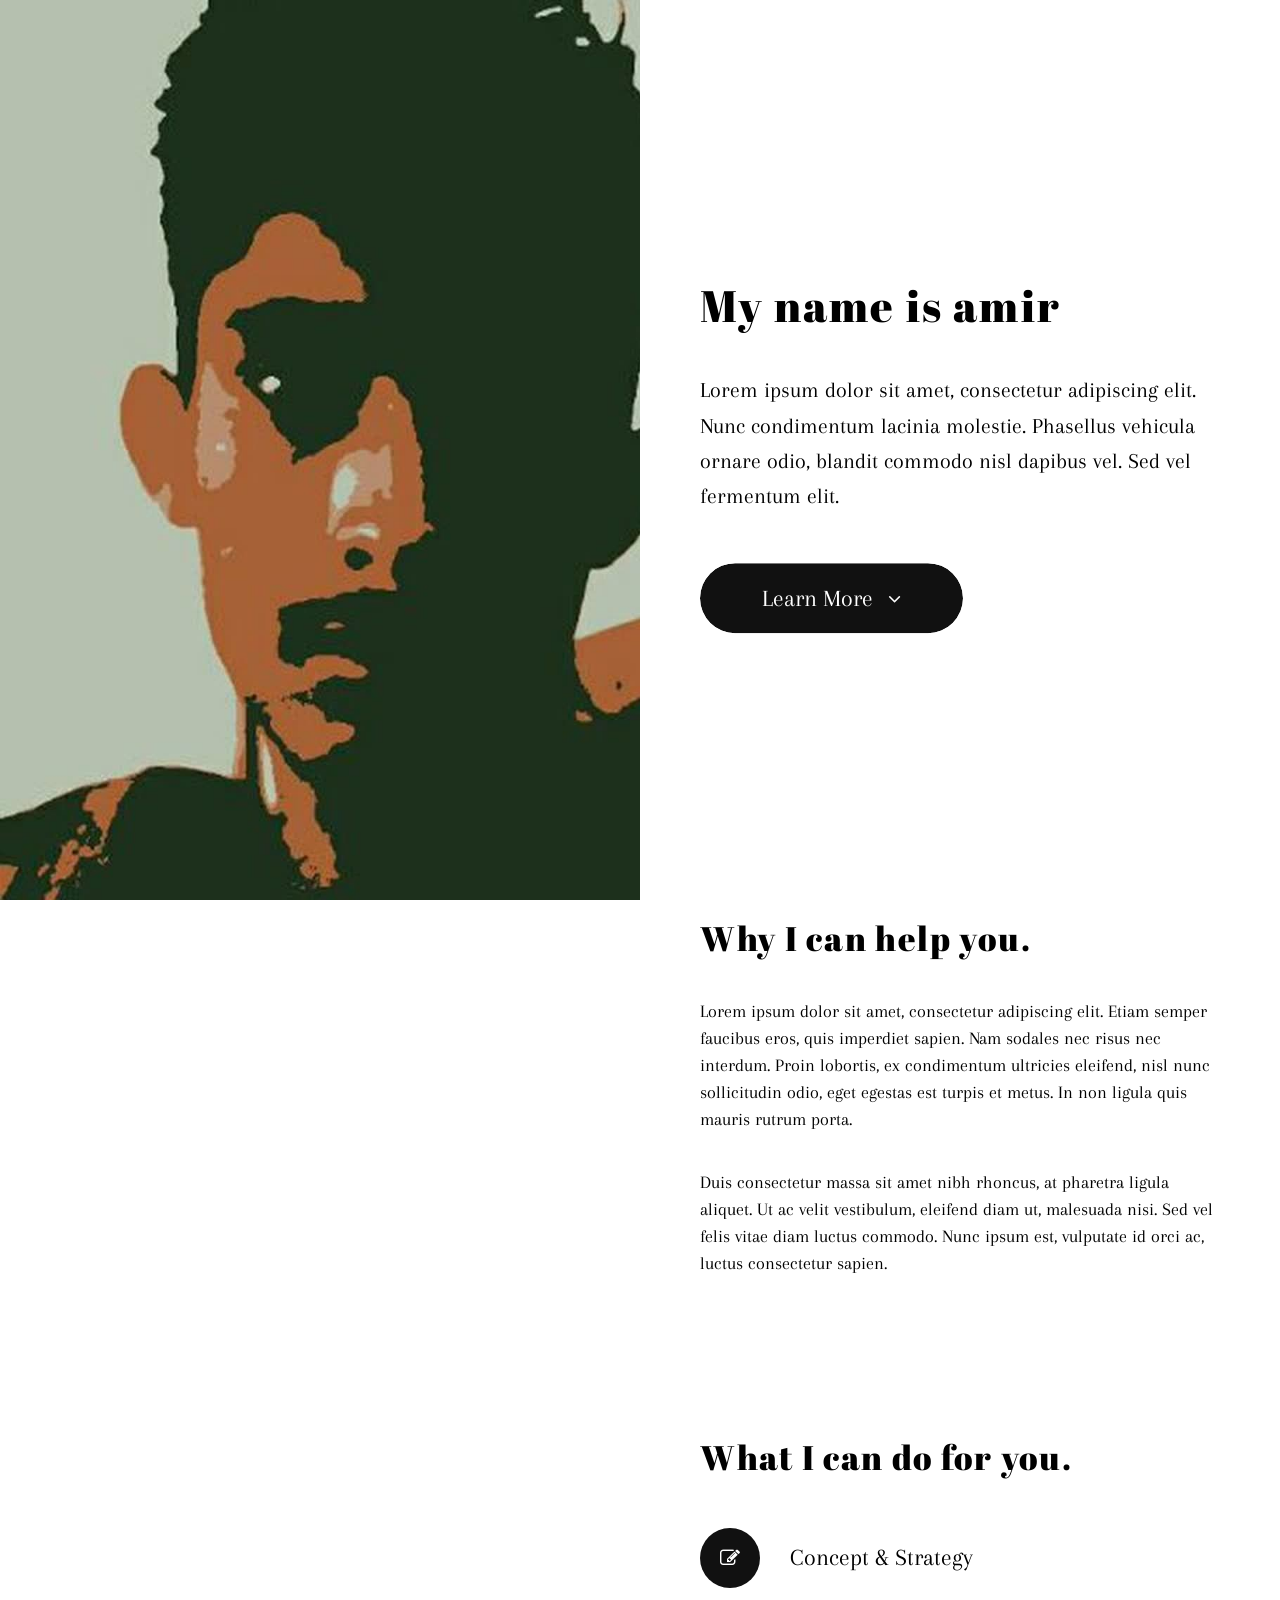
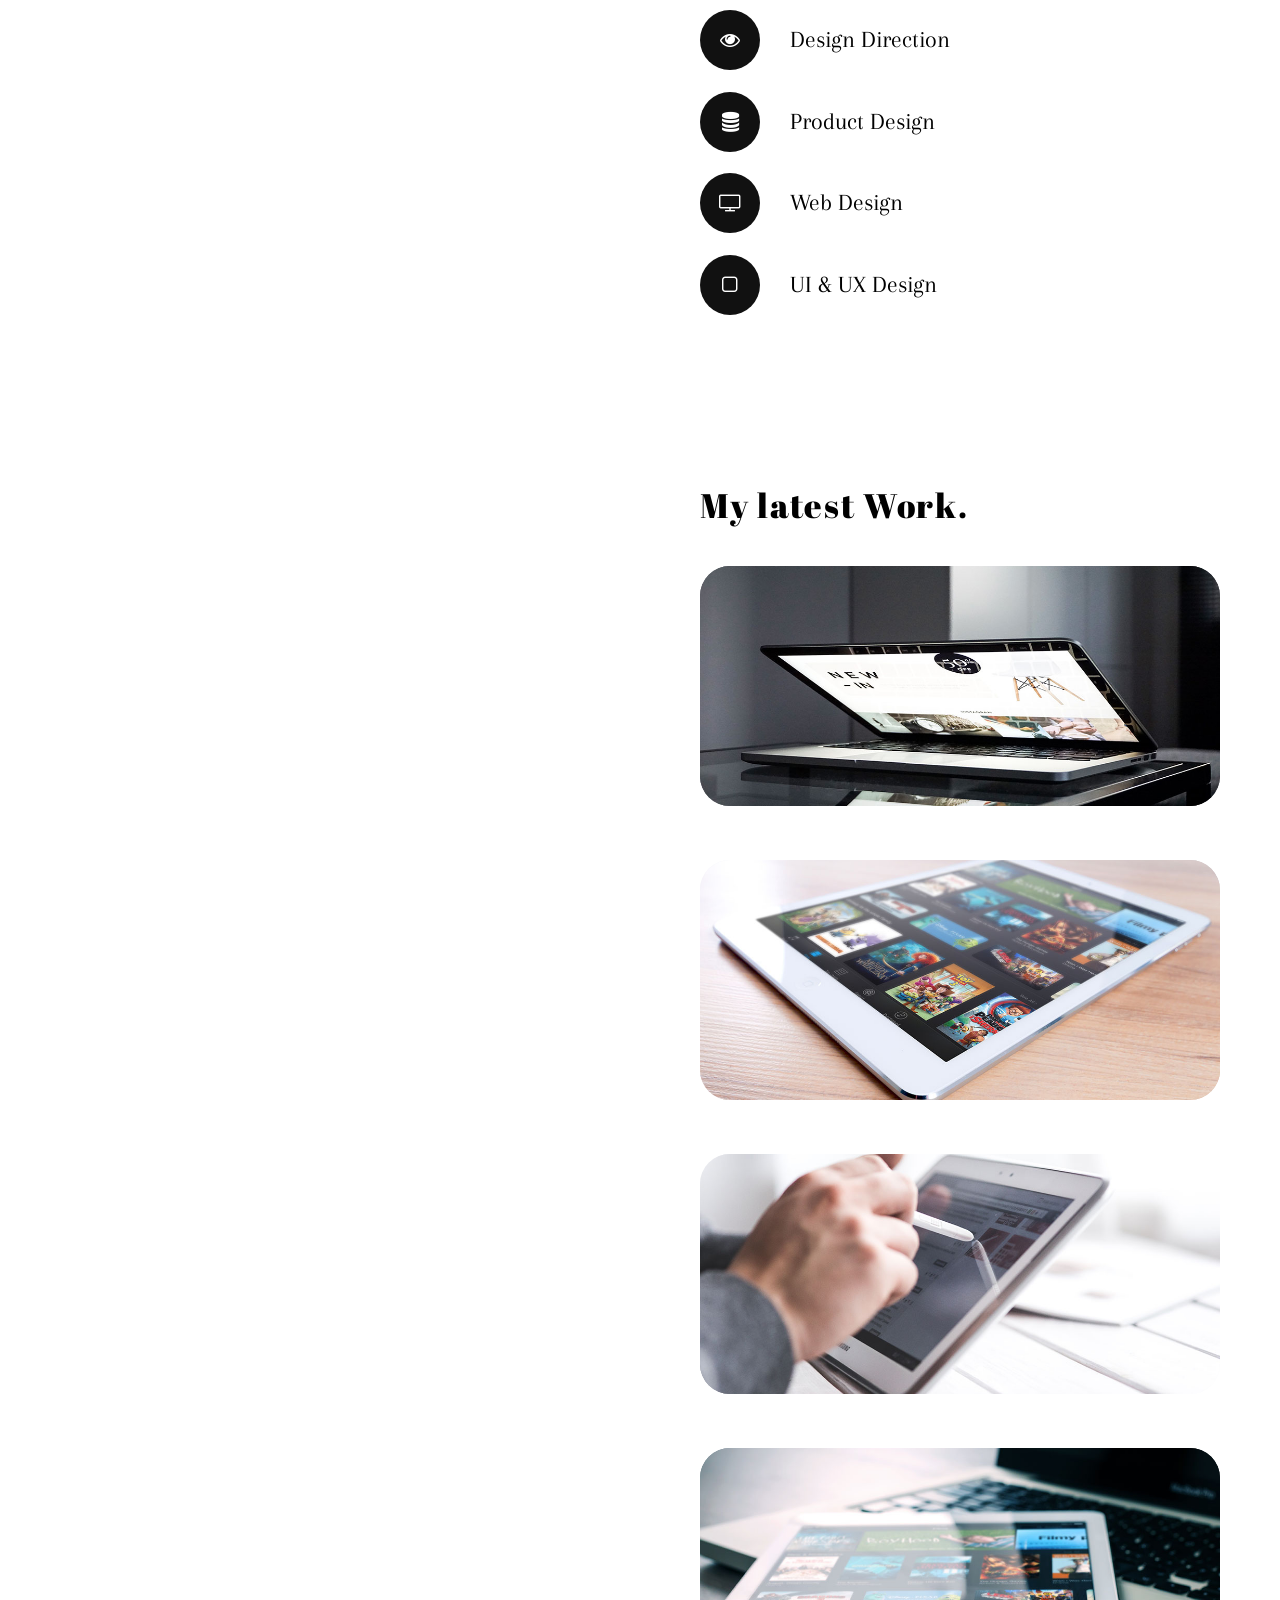
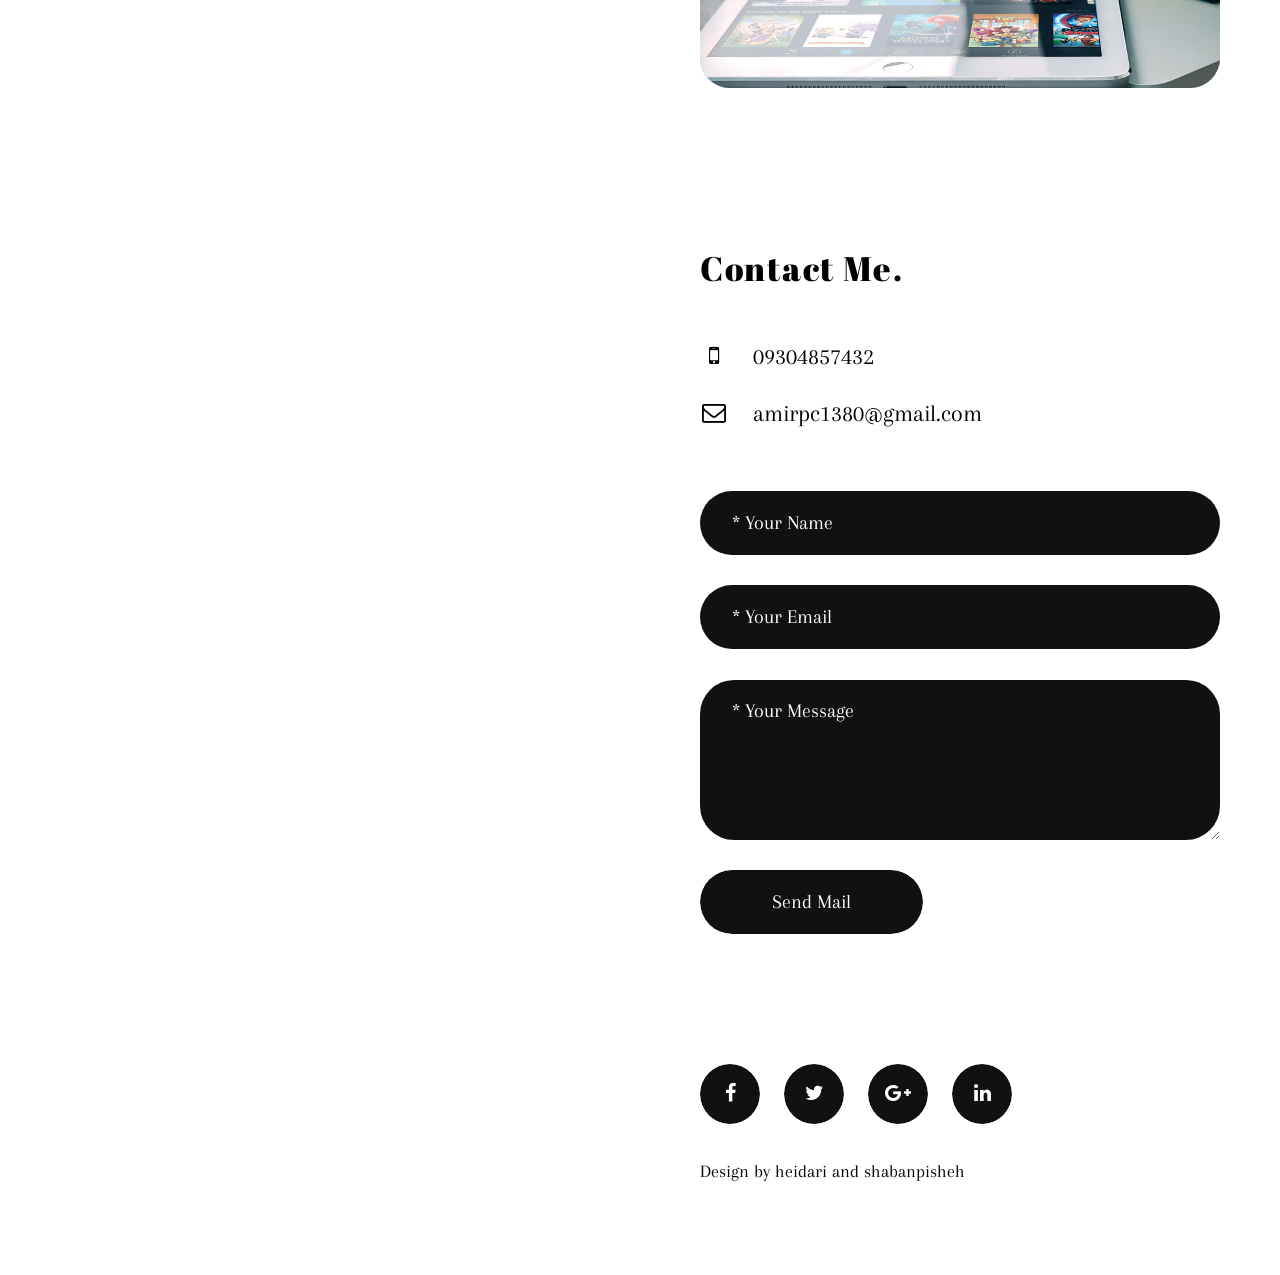
<file: index.html>
<!doctype html>

<html lang="en">


<head>

    <meta charset="utf-8">
    <meta name="robots" content="noodp">
    <meta name="viewport" content="width=device-width, initial-scale=1, maximum-scale=1, user-scalable=no">

    <title>Heidari And Shabanpishe</title>

    <link rel="shortcut icon" href="assets/img/favicon.png">

    <link href="https://fonts.googleapis.com/css?family=Abril+Fatface%7CArapey&amp;subset=latin-ext" rel="stylesheet">

    <link rel="stylesheet" type="text/css" href="assets/css/plugins.css">
    <link rel="stylesheet" type="text/css" href="assets/css/main.css">


</head>


<body>
    <div class="preloader">

        <div class="spinner"></div>

    </div>

    <div class="image-container">

        <div class="background-img"></div>

    </div>

    <div class="content-area">

        <div class="content-area-inner">

            <section id="intro">


                <div class="container-mid">



                    <div class="animation-container animation-fade-down" data-animation-delay="0">

                        <h1>My name is amir</h1>

                    </div>

                    <div class="animation-container animation-fade-left" data-animation-delay="300">

                        <p class="subline">Lorem ipsum dolor sit amet, consectetur adipiscing elit. Nunc condimentum
                            lacinia molestie. Phasellus vehicula ornare odio, blandit commodo nisl dapibus vel. Sed vel
                            fermentum elit.</p>

                    </div>

                    <div class="animation-container animation-fade-up" data-animation-delay="600">

                        <a href="#about" class="smooth-scroll">Learn More<i class="fa fa-angle-down"
                                aria-hidden="true"></i></a>

                    </div>


                </div>


            </section>

            <section id="about">


                <h3 class="headline scroll-animated-from-right">Why I can help you.</h3>

                <p class="scroll-animated-from-right">Lorem ipsum dolor sit amet, consectetur adipiscing elit. Etiam
                    semper faucibus eros, quis imperdiet sapien. Nam sodales nec risus nec interdum. Proin lobortis, ex
                    condimentum ultricies eleifend, nisl nunc sollicitudin odio, eget egestas est turpis et metus. In
                    non ligula quis mauris rutrum porta.</p>

                <p class="scroll-animated-from-right">Duis consectetur massa sit amet nibh rhoncus, at pharetra ligula
                    aliquet. Ut ac velit vestibulum, eleifend diam ut, malesuada nisi. Sed vel felis vitae diam luctus
                    commodo. Nunc ipsum est, vulputate id orci ac, luctus consectetur sapien.</p>


            </section>


            <section id="service">


                <h3 class="headline scroll-animated-from-right">What I can do for you.</h3>


                <ul class="services-list">


                    <li class="scroll-animated-from-right"><i class="fa fa-pencil-square-o"
                            aria-hidden="true"></i>Concept & Strategy</li>
                    <li class="scroll-animated-from-right"><i class="fa fa-eye" aria-hidden="true"></i>Design Direction
                    </li>
                    <li class="scroll-animated-from-right"><i class="fa fa-database" aria-hidden="true"></i>Product
                        Design</li>
                    <li class="scroll-animated-from-right"><i class="fa fa-television" aria-hidden="true"></i>Web Design
                    </li>
                    <li class="scroll-animated-from-right"><i class="fa fa-square-o" aria-hidden="true"></i>UI & UX
                        Design</li>


                </ul>


            </section>

            <section id="work">


                <h3 class="headline scroll-animated-from-right">My latest Work.</h3>


                <div class="showcase">

                    <div class="item scroll-animated-from-right">

                        <a href="#" data-featherlight="#item-1-lightbox">


                            <div class="info">


                                <div class="container-mid">

                                    <h5>Fashion Inc.</h5>
                                    <p>Web Design</p>

                                </div>


                            </div>


                            <div class="background-image" style="background-image: url(assets/img/work/item-1.jpg)">
                            </div>


                        </a>

                        <div id="item-1-lightbox" class="work-lightbox">


                            <img class="img-responsive" src="assets/img/work/item-1.jpg" alt="image">

                            <h3>Fashion Inc.</h3>
                            <p class="subline">Web Design</p>

                            <p>Lorem ipsum dolor sit amet, consectetur adipiscing elit. Etiam semper faucibus eros, quis
                                imperdiet sapien. Nam sodales nec risus nec interdum. Proin lobortis, ex condimentum
                                ultricies eleifend, nisl nunc sollicitudin odio, eget egestas est turpis et metus. In
                                non ligula quis mauris rutrum porta.</p>


                        </div>


                    </div>

                    <div class="item scroll-animated-from-right">


                        <a href="#" data-featherlight="#item-2-lightbox">


                            <div class="info">


                                <div class="container-mid">

                                    <h5>Asimov 71</h5>
                                    <p>Product Design</p>

                                </div>


                            </div>



                            <div class="background-image" style="background-image: url(assets/img/work/item-2.jpg)">
                            </div>


                        </a>

                        <div id="item-2-lightbox" class="work-lightbox">


                            <img class="img-responsive" src="assets/img/work/item-2.jpg" alt="image">

                            <h3>Asimov 71</h3>
                            <p class="subline">Product Design</p>

                            <p>Lorem ipsum dolor sit amet, consectetur adipiscing elit. Etiam semper faucibus eros, quis
                                imperdiet sapien. Nam sodales nec risus nec interdum. Proin lobortis, ex condimentum
                                ultricies eleifend, nisl nunc sollicitudin odio, eget egestas est turpis et metus. In
                                non ligula quis mauris rutrum porta.</p>


                        </div>


                    </div>

                    <div class="item scroll-animated-from-right">


                        <a href="#" data-featherlight="#item-3-lightbox">


                            <div class="info">


                                <div class="container-mid">

                                    <h5>Hardley &amp; Sons</h5>
                                    <p>Design Direction</p>

                                </div>


                            </div>

                            <div class="background-image" style="background-image: url(assets/img/work/item-3.jpg)">
                            </div>


                        </a>

                        <div id="item-3-lightbox" class="work-lightbox">


                            <img class="img-responsive" src="assets/img/work/item-3.jpg" alt="image">

                            <h3>Hardley &amp; Sons</h3>
                            <p class="subline">Design Direction</p>

                            <p>Lorem ipsum dolor sit amet, consectetur adipiscing elit. Etiam semper faucibus eros, quis
                                imperdiet sapien. Nam sodales nec risus nec interdum. Proin lobortis, ex condimentum
                                ultricies eleifend, nisl nunc sollicitudin odio, eget egestas est turpis et metus. In
                                non ligula quis mauris rutrum porta.</p>


                        </div>


                    </div>

                    <div class="item scroll-animated-from-right">



                        <a href="#" data-featherlight="#item-4-lightbox">



                            <div class="info">



                                <div class="container-mid">

                                    <h5>Starnation</h5>
                                    <p>UI/UX DESIGN</p>

                                </div>



                            </div>


                            <div class="background-image" style="background-image: url(assets/img/work/item-4.jpg)">
                            </div>


                        </a>

                        <div id="item-4-lightbox" class="work-lightbox">


                            <img class="img-responsive" src="assets/img/work/item-4.jpg" alt="image">

                            <h3>Starnation</h3>
                            <p class="subline">UI/UX DESIGN</p>

                            <p>Lorem ipsum dolor sit amet, consectetur adipiscing elit. Etiam semper faucibus eros, quis
                                imperdiet sapien. Nam sodales nec risus nec interdum. Proin lobortis, ex condimentum
                                ultricies eleifend, nisl nunc sollicitudin odio, eget egestas est turpis et metus. In
                                non ligula quis mauris rutrum porta.</p>


                        </div>


                    </div>


                </div>


            </section>

            <section id="contact">


                <h3 class="headline scroll-animated-from-right">Contact Me.</h3>


                <ul class="contact-list">

                    <li class="scroll-animated-from-right"><i class="fa fa-mobile" aria-hidden="true"></i>09304857432
                    </li>
                    <li class="scroll-animated-from-right"><i class="fa fa-envelope-o"
                            aria-hidden="true"></i>amirpc1380@gmail.com</li>

                </ul>

                <form id="contact-form" action="assets/php/contact.php" method="post">


                    <input id="contact-form-name" type="text" name="name"
                        class="form-control scroll-animated-from-right" placeholder="* Your Name">

                    <input id="contact-form-email" type="text" name="email"
                        class="form-control scroll-animated-from-right" placeholder="* Your Email">

                    <div class="fhp-input"><input id="contact-form-company" type="text" name="company"
                            class="form-control"></div>

                    <textarea id="contact-form-message" name="message" class="form-control scroll-animated-from-right"
                        placeholder="* Your Message"></textarea>

                    <button type="submit" class="form-control scroll-animated-from-right">Send Mail</button>

                    <div class="success-message">* The Email was Sent Successfully!</div>


                </form>



            </section>

            <section id="footer">



                <ul class="social-icons scroll-animated-from-right">


                    <li><a href="#"><i class="fa fa-facebook" aria-hidden="true"></i></a></li>
                    <li><a href="#"><i class="fa fa-twitter" aria-hidden="true"></i></a></li>
                    <li><a href="#"><i class="fa fa-google-plus" aria-hidden="true"></i></a></li>
                    <li><a href="#"><i class="fa fa-linkedin" aria-hidden="true"></i></a></li>


                </ul>



                <p class="scroll-animated-from-right">Design by heidari and shabanpisheh</p>


            </section>



        </div>



    </div>

    <script type="text/javascript" src="assets/js/plugins.js"></script>
    <script type="text/javascript" src="assets/js/main.js"></script>
    
</body>


</html>
</file>
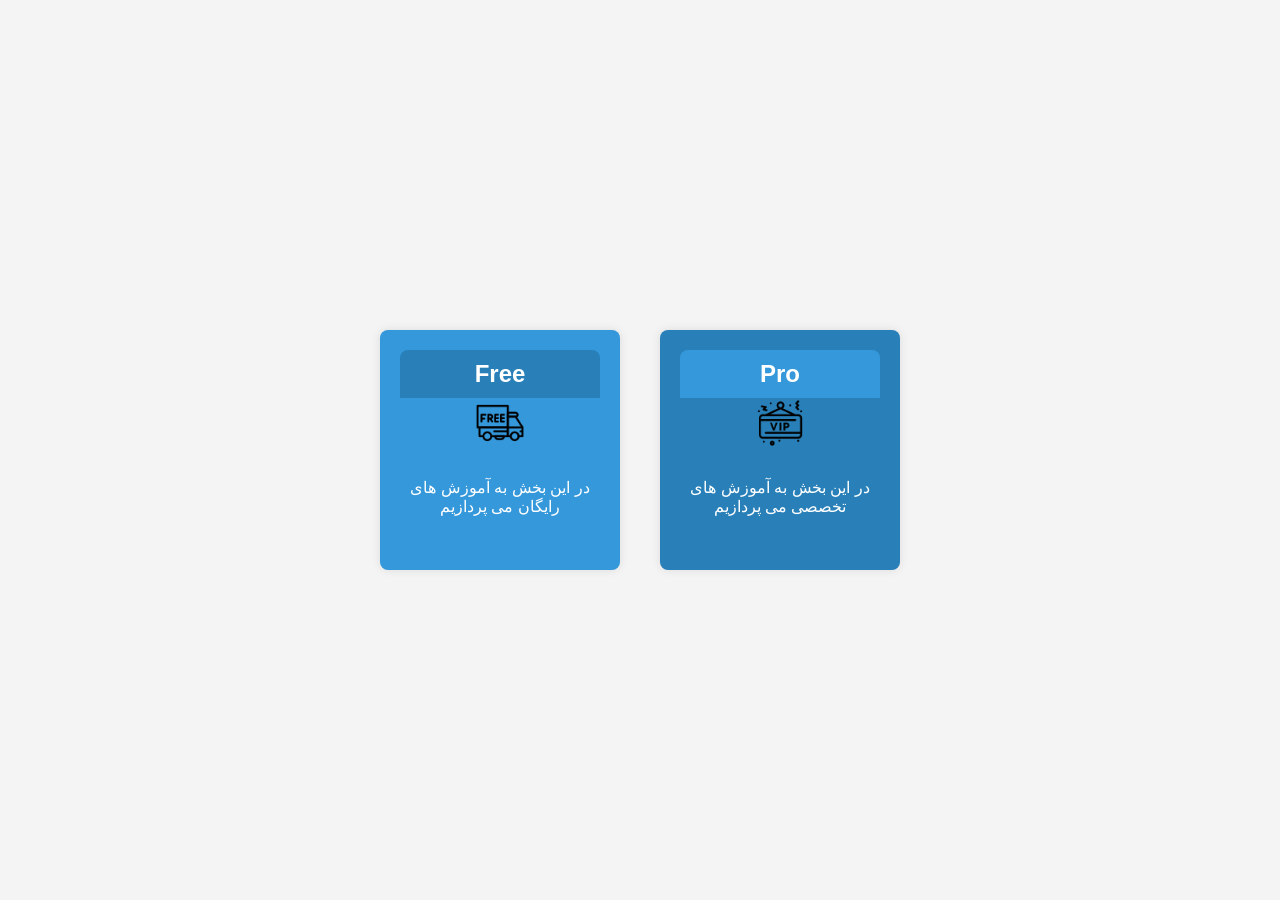
<file: index2.html>
<!DOCTYPE html>
<html>
<head>
    <title>Free and Pro</title>
    <style>
        body {
            font-family: Arial, sans-serif;
            background-color: #f4f4f4;
            display: flex;
            justify-content: center;
            align-items: center;
            height: 100vh;
            margin: 0;
        }

        .section {
            width: 200px;
            height: 200px;
            margin: 20px;
            padding: 20px;
            border-radius: 8px;
            box-shadow: 0 0 10px rgba(0, 0, 0, 0.1);
            text-align: center;
            color: #fff;
        }

        .section h2 {
            margin: 0;
            padding: 10px;
            border-radius: 8px 8px 0 0;
        }

        .section p {
            margin: 0;
            padding: 10px;
        }

        .icon {
            width: 50px; 
            height: auto; 
            display: block;
            margin: 0 auto 20px;
        }

        .free {
            background-color: #3498db;
        }

        .premium {
            background-color: #2980b9;
        }
    </style>
</head>
<body>

    <div class="section free">
        <h2 style="background-color: #2980b9;"> Free </h2>
        <img class="icon" src="assets/img/icons8-free-64.png" alt="Free..." >
        <p>در این بخش به آموزش های  رایگان می پردازیم</p>
    </div>

    <div class="section premium">
        <h2 style="background-color: #3498db;"> Pro </h2>
        <img class="icon" src="assets/img/icons8-vip-64.png" alt="Pro...">
        <p>در این بخش به آموزش های تخصصی می پردازیم</p>
    </div>

</body>
</html>
</file>
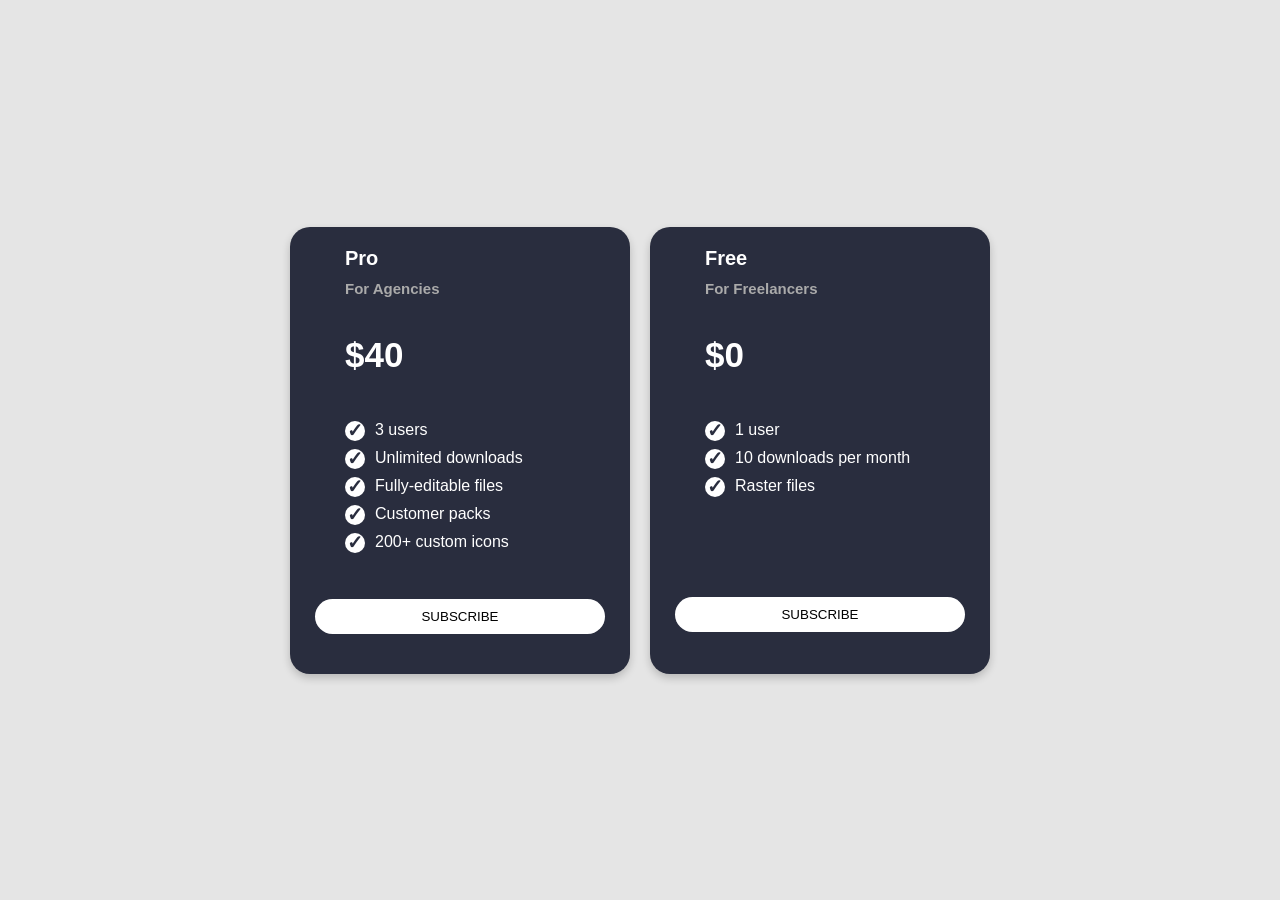
<file: index2completed.html>
<!DOCTYPE html>
<html lang="en">
<head>
<meta charset="UTF-8">
<meta name="viewport" content="width=device-width, initial-scale=1.0">
<title>Pricing Cards</title>
<style>
  body {
    font-family: 'Arial', sans-serif;
    background-color: #e5e5e5;
    display: flex;
    justify-content: center;
    align-items: center;
    height: 100vh;
    margin: 0;
  }
  .card-container {
    display: flex;
    flex-direction: row;
    padding: 10px;
  }
  .card {
    background: #292D3E; /* Card background color */
    color: white;
    margin: 10px;
    padding: 20px;
    border-radius: 20px;
    width: 300px;
    box-shadow: 0 4px 8px 0 rgba(0,0,0,0.2);
    display: flex;
    flex-direction: column;
    text-align: left; /* Left-align all text */
  }
  .card h2, .card h3, .card h4 {
    margin: 0;
    padding: 0 0 10px 35px;
     /* Add padding to left-align with the list items */
  }
  .card h4 {
    font-size: 18px;
    color: #aaa; /* Subtitle color */
    padding-bottom: 20px;
  }
  .card button {
    background-color: white; /* Button background color */
    color: black; /* Button text color */
    border: none;
    padding: 10px;
    width: calc(100% - 10px); /* Adjust width to match padding */
    border-radius: 20px;
    cursor: pointer;
    margin: 20px 5px 20px 5px;
    text-transform: uppercase;
    transition: background-color 0.3s ease;
  }
  .card ul {
    list-style: none;
    padding: 0;
    margin: 0 0 0 35px; /* Adjust left margin to match title padding */
  }
  .card ul li {
    position: relative;
    padding-left: 30px; /* Added padding for the checkmark */
    margin-bottom: 10px; /* Added space between list items */
  }
  .card ul li::before {
    content: '✓'; /* Correct HTML symbol for checkmark */
    color: #292D3E; /* Checkmark color */
    position: absolute;
    left: 0;
    top: 0;
    font-size: 1.2em;
    line-height: 1; /* Adjust line height to center the checkmark vertically */
    background-color: white; /* Background color for checkmark */
    border-radius: 50%; /* Make it round */
    width: 20px; /* Fixed size */
    height: 20px; /* Fixed size */
    display: flex;
    align-items: center;
    justify-content: center;
    font-weight: bold;
  }
  .card h3{
    font-size: 35px;
  }
  .card h4{
    font-size: 15px;
  }
  .card h2{
    font-size: 20px;
  }
</style>
</head>
<body>

<div class="card-container">
  <div class="card">
    <h2>Pro</h2>
    <h4>For Agencies</h4>
    <br>
    <h3>$40</h3>
    <br>
    <br>
    <ul>
      <li>3 users</li>
      <li>Unlimited downloads</li>
      <li>Fully-editable files</li>
      <li>Customer packs</li>
      <li>200+ custom icons</li>
    </ul>
    <br>
    <button>Subscribe</button>
  </div>

  <div class="card">
    <h2>Free</h2>
    <h4>For Freelancers</h4>
    <br>
    <h3>$0</h3>
    <br>
    <br>
    <ul>
      <li>1 user</li>
      <li>10 downloads per month</li>
      <li>Raster files</li>
    </ul>
    <br>
    <br>
    <br>
    <br>
    <button>Subscribe</button>
  </div>
</div>

</body>
</html>
</file>
<file: assets/css/main.css>
/******************************************************************


	------------------------
	-- TABLE OF CONTENTS --
	------------------------
	
	--  01. Basic
	--  02. Preloader
    --  03. Image Container
    --  04. Content Area
    --  05. Content Area --> Intro
    --  06. Content Area --> About
    --  07. Content Area --> Service
    --  08. Content Area --> Work
    --  09. Content Area --> Contact
    --  10. Content Area --> Footer
 
 
 ******************************************************************/




/** 1. Basic
*******************************************************************/

html
{
    font-size: 10px;
}

body
{
    font-family: 'Arapey', serif;
    font-weight: 300;
    font-style: normal;

    color: #000;
    background: #fff;

    -webkit-font-smoothing: antialiased;
}

h1,
h2,
h3,
h4,
h5,
h6
{
    font-family: 'Abril Fatface', cursive;
    font-weight: normal;

    letter-spacing: .05em;

    color: #000;;
}

h1
{
    font-size: 4.4rem;
}

h2
{
    font-size: 3.9rem;
}

h3
{
    font-size: 3.4rem;
}

h4
{
    font-size: 2.9rem;
}

h5
{
    font-size: 2.4rem;
}

h6
{
    font-size: 1.9rem;
}

p
{
    font-size: 1.8rem;
}

a,
a:hover,
a:focus
{
    cursor: pointer;
    -webkit-transition: all 300ms ease;
         -o-transition: all 300ms ease;
            transition: all 300ms ease;
    text-decoration: none;
}

a:hover
{
    color: #111;
}

@media (max-width:600px)
{
    html
    {
        font-size: 8px;
    }
}

@media (max-width:500px)
{
    html
    {
        font-size: 7px;
    }
}



/** 2. Preloader
*******************************************************************/

.preloader
{
    position: fixed;
    z-index: 100000;
    bottom: 0;
    left: 0;

    overflow: hidden;

    width: 100%;
    height: 100%;

    background: #fff;
}

.preloader.hide-preloader
{
    height: 0;
    
    -webkit-transition: .7s ease .3s;
         -o-transition: .7s ease .3s;
            transition: .7s ease .3s;
}

.preloader .spinner
{
    position: absolute;
    top: 50%;
    left: 50%;

    display: block;

    width: 50px;
    height: 50px;
    margin-top: -25px;
    margin-left: -25px;

    -webkit-animation: spinner-pulse .6s infinite ease-in-out;
            animation: spinner-pulse .6s infinite ease-in-out;
    text-align: center;

    opacity: 1;
    border-radius: 100%;
    background-color: #111;
}

.preloader.hide-preloader .spinner
{
    opacity: 0;
    
    -webkit-transition: .3s ease;
         -o-transition: .3s ease;
            transition: .3s ease;
}

@-webkit-keyframes spinner-pulse
{
    0%
    {
        -webkit-transform: scale(0);
    }
    100%
    {
        -webkit-transform: scale(1.0);

        opacity: 0;
    }
}

@keyframes spinner-pulse
{
    0%
    {
        -webkit-transform: scale(0);
                transform: scale(0);
    }
    100%
    {
        -webkit-transform: scale(1.0);
                transform: scale(1.0);

        opacity: 0;
    }
}



/** 3. Image Container
*******************************************************************/

.image-container
{
    position: fixed;
    z-index: 10;
    top: 0;
    left: 0;

    width: 50%;
    height: 100%;
}

.image-container .background-img
{
    position: absolute;
    z-index: 1;
    top: 0;
    left: 0;

    width: 100%;
    height: 100%;

    -webkit-transition: opacity 1s ease;
         -o-transition: opacity 1s ease;
            transition: opacity 1s ease;

    background: url(../img/background.jpg);
    background-repeat: no-repeat;
    background-size: cover;
}

@media (max-width:1200px)
{
    .image-container
    {
        position: relative;
        z-index: 10;
        top: 0;
        left: 0;

        width: 100%;
        height: 100vh;
    }
}



/** 4. Content Area
*******************************************************************/

.content-area
{
    position: relative;
    left: 0;

    width: 100%;
}

.content-area .content-area-inner
{
    position: relative;
    left: 50%;
    
    width: 50%;
    padding: 0 20px;
    overflow-x: hidden;
}

.content-area .content-area-inner section
{
    max-width: 520px;
    margin: 0 auto 18vh auto;
}

.content-area .content-area-inner section:last-child
{
    margin-bottom: 10vh;
}

.content-area .content-area-inner section h3.headline
{
    margin-bottom: 1.2em;
}

@media (max-width:1200px)
{
    .content-area .content-area-inner
    {
        left: 0;

        width: 100%;
        padding: 0 20px;
    }
}



/** 5. Content Area --> Intro
*******************************************************************/


#intro
{
    position: relative;

    height: 100vh;
    margin-bottom: 0;
}

#intro .container-mid
{
    position: absolute;
    top: 50%;

    width: 100%;

    -webkit-transform: translateY(-50%);
        -ms-transform: translateY(-50%);
            transform: translateY(-50%);
}

#intro .container-mid p.subline
{
    font-size: 2.2rem;
    line-height: 1.6em;

    margin-top: 2em;
    margin-bottom: 2.2em;
}

#intro .container-mid a
{
    font-size: 2.4rem;
    line-height: 2.92em;

    position: relative;

    display: inline-block;
    overflow: hidden;

    padding: 0 2.6em;

    -webkit-transition: .2s ease;
         -o-transition: .2s ease;
            transition: .2s ease;

    color: #fff;
    border-radius: 100px;
    background: none;
}

#intro .container-mid a:before
{
    position: absolute;
    z-index: -1;
    top: 0;
    left: 0;

    width: 100%;
    height: 100%;

    content: '';

    border-radius: 100px;
    background: #111;
}

#intro .container-mid a:after
{
    position: absolute;
    z-index: -1;
    top: 0;
    left: 0;

    width: 0;
    height: 100%;

    content: '';
    -webkit-transition: .2s ease;
         -o-transition: .2s ease;
            transition: .2s ease;

    background: #008aff;
}

#intro .container-mid a:hover:after
{
    width: 100%;
}

#intro .container-mid a i
{
    font-size: .85em;

    margin-left: .7em;
}

#intro .animation-container
{
    -webkit-transition: .5s ease;
         -o-transition: .5s ease;
            transition: .5s ease;
}

#intro .animation-container.animation-fade
{
    opacity: 0;
}

#intro .animation-container.animation-fade.run-animation
{
    opacity: 1;
}

#intro .animation-container.animation-fade-up
{
    -webkit-transform: translateY(10vh);
        -ms-transform: translateY(10vh);
            transform: translateY(10vh);

    opacity: 0;
}

#intro .animation-container.animation-fade-up.run-animation
{
    -webkit-transform: translateY(0);
        -ms-transform: translateY(0);
            transform: translateY(0);

    opacity: 1;
}

#intro .animation-container.animation-fade-down
{
    -webkit-transform: translateY(-10vh);
        -ms-transform: translateY(-10vh);
            transform: translateY(-10vh);

    opacity: 0;
}

#intro .animation-container.animation-fade-down.run-animation
{
    -webkit-transform: translateY(0);
        -ms-transform: translateY(0);
            transform: translateY(0);

    opacity: 1;
}

#intro .animation-container.animation-fade-left
{
    -webkit-transform: translateX(10vh);
        -ms-transform: translateX(10vh);
            transform: translateX(10vh);

    opacity: 0;
}

#intro .animation-container.animation-fade-left.run-animation
{
    -webkit-transform: translateX(0);
        -ms-transform: translateX(0);
            transform: translateX(0);

    opacity: 1;
}

#intro .animation-container.animation-fade-right
{
    -webkit-transform: translateX(-10vh);
        -ms-transform: translateX(-10vh);
            transform: translateX(-10vh);

    opacity: 0;
}

#intro .animation-container.animation-fade-right.run-animation
{
    -webkit-transform: translateX(0);
        -ms-transform: translateX(0);
            transform: translateX(0);

    opacity: 1;
}

@media (max-width:1200px)
{
    #intro
    {
        height: auto;
    }

    #intro .container-mid
    {
        position: relative;
        top: 0;

        margin: 15vh 0;

        -webkit-transform: translate(0);
            -ms-transform: translate(0);
                transform: translate(0);
    }
}



/** 6. Content Area --> About
*******************************************************************/

#about p
{
    line-height: 1.5em;

    margin-bottom: 2em;
}

#about p:last-child
{
    margin-bottom: 0;
}



/** 7. Content Area --> Service
*******************************************************************/

#service .services-list
{
    margin-bottom: 0;
    padding: 0;

    list-style: none;
}

#service .services-list li
{
    font-size: 2.4rem;
    line-height: 3.4em;
}

#service .services-list li i
{
    font-size: 2rem;
    line-height: 3em;

    width: 3em;
    height: 3em;
    margin-right: 1.5em;

    text-align: center;

    color: #fff;
    border-radius: 100px;
    background: #111;
}



/** 8. Content Area --> Work
*******************************************************************/

#work .showcase .item
{
    position: relative;

    overflow: hidden;

    width: 100%;
    height: 24rem;
    margin: 0;
    margin-bottom: 6vh;

    cursor: pointer;

    border-radius: 3rem;
    background: #111;
}

#work .showcase .item:last-child
{
    margin-bottom: 0;
}

#work .showcase .item .info
{
    position: absolute;
    z-index: 100;
    top: 0;
    left: 0;

    width: 0;
    height: 100%;

    -webkit-transition: .25s ease;
         -o-transition: .25s ease;
            transition: .25s ease;

    color: #fff;
    background: #008aff;
}

#work .showcase .item:hover .info
{
    width: 100%;
}

#work .showcase .item .info .container-mid
{
    position: absolute;
    top: 50%;
    left: 0;

    width: 100%;
    padding: 0 6rem;

    -webkit-transform: translateY(-50%);
        -ms-transform: translateY(-50%);
            transform: translateY(-50%);
}

#work .showcase .item .info .container-mid h5
{
    -webkit-transform: translateX(4vh);
        -ms-transform: translateX(4vh);
            transform: translateX(4vh);

    opacity: 0;
    color: #fff;
}

#work .showcase .item:hover .info .container-mid h5
{
    -webkit-transition: .2s ease .2s;
         -o-transition: .2s ease .2s;
            transition: .2s ease .2s;
    -webkit-transform: translateX(0);
        -ms-transform: translateX(0);
            transform: translateX(0);

    opacity: 1;
}

#work .showcase .item .info .container-mid p
{
    position: relative;

    padding-left: 2.7rem;

    -webkit-transform: translateX(4vh);
        -ms-transform: translateX(4vh);
            transform: translateX(4vh);
    letter-spacing: .025em;

    opacity: 0;
}

#work .showcase .item:hover .info .container-mid p
{
    -webkit-transition: .2s ease .3s;
         -o-transition: .2s ease .3s;
            transition: .2s ease .3s;
    -webkit-transform: translateX(0);
        -ms-transform: translateX(0);
            transform: translateX(0);

    opacity: 1;
}

#work .showcase .item .info .container-mid p:before
{
    position: absolute;
    top: 50%;
    left: 0;

    width: 1.1em;
    height: 1px;

    content: '';
    -webkit-transform: translateY(-50%);
        -ms-transform: translateY(-50%);
            transform: translateY(-50%);

    background: #fff;
}

#work .showcase .item .background-image
{
    position: absolute;
    top: 0;
    left: 0;

    width: 100%;
    height: 100%;

    background-repeat: no-repeat;
    background-position: center;
    background-size: cover;
}

.featherlight .featherlight-content
{
    max-height: 95%;
    padding: 0;

    border-bottom: 0;
}

.featherlight .featherlight-content  .featherlight-close-icon
{
    font-size: 2.4rem;
    line-height: 1em;

    top: .5em;
    right: .5em;

    width: 1em;

    outline: none !important;
}

.featherlight .featherlight-content .work-lightbox
{
    max-width: 1000px;
    padding: 6vh;

    text-align: center;
}

.featherlight .featherlight-content .work-lightbox img
{
    margin: 0 auto 4vh auto;
}

.featherlight .featherlight-content .work-lightbox p.subline
{
    margin-bottom: 1em;

    letter-spacing: .025em;
}

.featherlight .featherlight-content .work-lightbox p
{
    max-width: 520px;
    margin: 0 auto;
}



/** 9. Content Area --> Contact
*******************************************************************/

#contact .contact-list
{
    margin-bottom: 3.4em;
    padding: 0;

    list-style: none;
}

#contact .contact-list li
{
    font-size: 2.4rem;
    line-height: 2.4em;
}

#contact .contact-list li i
{
    line-height: 1.2em;

    width: 1.2em;
    height: 1.2em;
    margin-right: 1em;

    text-align: center;

    border-radius: 100px;
}

#contact #contact-form
{
    position: relative;
}

#contact #contact-form .fhp-input
{
    display: none;

    pointer-events: none;

    opacity: 0;
}

#contact #contact-form input,
#contact #contact-form textarea,
#contact #contact-form button
{
    font-size: 2rem;

    margin-bottom: 3.4vh;

    -webkit-transition: .4s ease;
         -o-transition: .4s ease;
            transition: .4s ease;

    color: #fff;
    border: none !important;
    border-radius: 34px;
    outline: none !important;
    background: #111;
    -webkit-box-shadow: none !important;
            box-shadow: none !important;
}

#contact #contact-form.success input,
#contact #contact-form.success textarea,
#contact #contact-form.success button
{
    line-height: 0;

    height: 0;
    margin: 0;
    padding: 0;

    opacity: 0;
}

#contact #contact-form input::-webkit-input-placeholder,
#contact #contact-form textarea::-webkit-input-placeholder
{
    color: #fff;
}

#contact #contact-form input:-ms-input-placeholder,
#contact #contact-form textarea:-ms-input-placeholder
{
    color: #fff;
}

#contact #contact-form input::placeholder,
#contact #contact-form textarea::placeholder
{
    color: #fff;
}

#contact #contact-form input.error,
#contact #contact-form textarea.error
{
    background: red;
}

#contact #contact-form input
{
    line-height: 3.2em;

    height: 3.2em;
    padding-right: 1.6em;
    padding-left: 1.6em;
}

#contact #contact-form textarea
{
    line-height: 1.7em;

    height: 8em;
    padding-top: .7em;
    padding-right: 1.6em;
    padding-left: 1.6em;
}

#contact #contact-form button
{
    line-height: 3.2em;

    position: relative;

    display: inline-block;
    overflow: hidden;

    width: auto;
    height: 3.2em;
    margin-bottom: 0;
    padding: 0 3.6em;

    background: none !important;
}

#contact #contact-form button:before
{
    position: absolute;
    z-index: -1;
    top: 0;
    left: 0;

    width: 100%;
    height: 100%;

    content: '';

    border-radius: 100px;
    background: #111;
}

#contact #contact-form button:after
{
    position: absolute;
    z-index: -1;
    top: 0;
    left: 0;

    width: 0;
    height: 100%;

    content: '';
    -webkit-transition: .2s ease;
         -o-transition: .2s ease;
            transition: .2s ease;

    background: #008aff;
}

#contact #contact-form button:hover:after
{
    width: 100%;
}

#contact #contact-form .success-message
{
    font-size: 2rem;
    line-height: 0;

    position: relative;
    bottom: 0;
    left: 0;

    height: 0;
    margin-top: -1.6em;
    padding: 0 2em;

    -webkit-transition: .2s ease;
         -o-transition: .2s ease;
            transition: .2s ease;
    pointer-events: none;

    opacity: 0;
    color: #fff;
    border-radius: 3em;
    background: limegreen;
}

#contact #contact-form.success .success-message
{
    line-height: 6em;

    height: 6em;

    pointer-events: all;

    opacity: 1;
}



/** 10. Content Area --> Footer
*******************************************************************/

#footer .social-icons
{
    padding: 0;

    list-style: none;
}

#footer .social-icons li
{
    font-size: 2rem;
    line-height: 3em;

    position: relative;

    display: inline-block;
    overflow: hidden;

    width: 3em;
    height: 3em;
    margin: 0;
    margin-right: 1em;

    text-align: center;

    color: #fff;
    border-radius: 100%;
    background: none;
}

#footer .social-icons li:before
{
    position: absolute;
    z-index: -1;
    top: 0;
    left: 0;

    width: 100%;
    height: 100%;

    content: '';

    border-radius: 100px;
    background: #111;
}

#footer .social-icons li:after
{
    position: absolute;
    z-index: -1;
    top: 0;
    left: 0;

    width: 0;
    height: 100%;

    content: '';
    -webkit-transition: .2s ease;
         -o-transition: .2s ease;
            transition: .2s ease;

    background: #008aff;
}

#footer .social-icons li:hover:after
{
    width: 100%;
}

#footer .social-icons li a
{
    font-size: inherit;

    display: block;

    color: #fff;
    border: none;
}

#footer p
{
    margin-top: 1.6em;
}

#footer p a
{
    color: #000;
    border-bottom: 1px solid #111;
}
</file>
